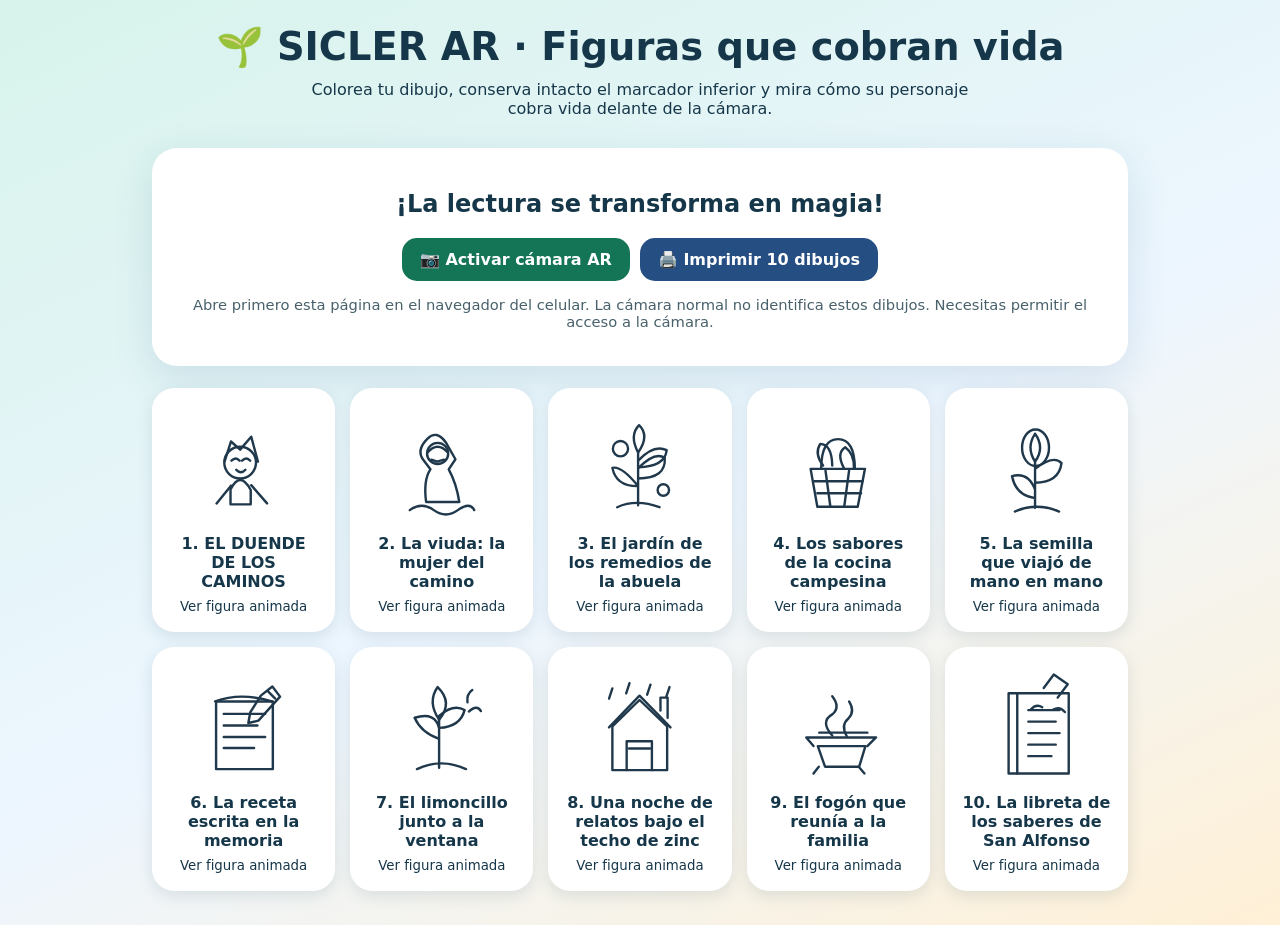
<file: index.html>
<!doctype html><html lang="es"><head><meta charset="utf-8"><meta name="viewport" content="width=device-width,initial-scale=1"><meta name="theme-color" content="#137456"><title>SICLER AR · Figuras que cobran vida</title><link rel="stylesheet" href="assets/style.css"></head><body><header><h1>🌱 SICLER AR · Figuras que cobran vida</h1><p>Colorea tu dibujo, conserva intacto el marcador inferior y mira cómo su personaje cobra vida delante de la cámara.</p></header><main><section class="hero"><h2>¡La lectura se transforma en magia!</h2><div class="buttons"><button class="btn" id="start">📷 Activar cámara AR</button><a class="btn secondary" href="tarjetas.html">🖨️ Imprimir 10 dibujos</a></div><p class="note">Abre primero esta página en el navegador del celular. La cámara normal no identifica estos dibujos. Necesitas permitir el acceso a la cámara.</p></section><section class="cards" id="cards"><button class="tile" data-id="1"><img src="assets/figura-01.svg" alt="Dibujo de Duende del bosque"><strong>1. EL DUENDE DE LOS CAMINOS</strong><small>Ver figura animada</small></button><button class="tile" data-id="2"><img src="assets/figura-02.svg" alt="Dibujo de Figura del camino"><strong>2. La viuda: la mujer del camino</strong><small>Ver figura animada</small></button><button class="tile" data-id="3"><img src="assets/figura-03.svg" alt="Dibujo de Jardín medicinal"><strong>3. El jardín de los remedios de la abuela</strong><small>Ver figura animada</small></button><button class="tile" data-id="4"><img src="assets/figura-04.svg" alt="Dibujo de Canasta campesina"><strong>4. Los sabores de la cocina campesina</strong><small>Ver figura animada</small></button><button class="tile" data-id="5"><img src="assets/figura-05.svg" alt="Dibujo de Semilla viajera"><strong>5. La semilla que viajó de mano en mano</strong><small>Ver figura animada</small></button><button class="tile" data-id="6"><img src="assets/figura-06.svg" alt="Dibujo de Receta de la memoria"><strong>6. La receta escrita en la memoria</strong><small>Ver figura animada</small></button><button class="tile" data-id="7"><img src="assets/figura-07.svg" alt="Dibujo de Planta de limoncillo"><strong>7. El limoncillo junto a la ventana</strong><small>Ver figura animada</small></button><button class="tile" data-id="8"><img src="assets/figura-08.svg" alt="Dibujo de Casa bajo la lluvia"><strong>8. Una noche de relatos bajo el techo de zinc</strong><small>Ver figura animada</small></button><button class="tile" data-id="9"><img src="assets/figura-09.svg" alt="Dibujo de Fogón familiar"><strong>9. El fogón que reunía a la familia</strong><small>Ver figura animada</small></button><button class="tile" data-id="10"><img src="assets/figura-10.svg" alt="Dibujo de Libreta de San Alfonso"><strong>10. La libreta de los saberes de San Alfonso</strong><small>Ver figura animada</small></button></section></main><section class="screen" id="screen"><video id="camera" playsinline autoplay muted></video><div class="overlay"><div id="figure" class="figure"><img id="living" alt="Figura animada"></div></div><div id="status">Apunta al marcador de color debajo del dibujo. No lo colorees.</div><button id="close" aria-label="Cerrar">×</button><div id="caption" class="sceneCaption"></div></section><script src="assets/app.js" defer></script></body></html>
</file>
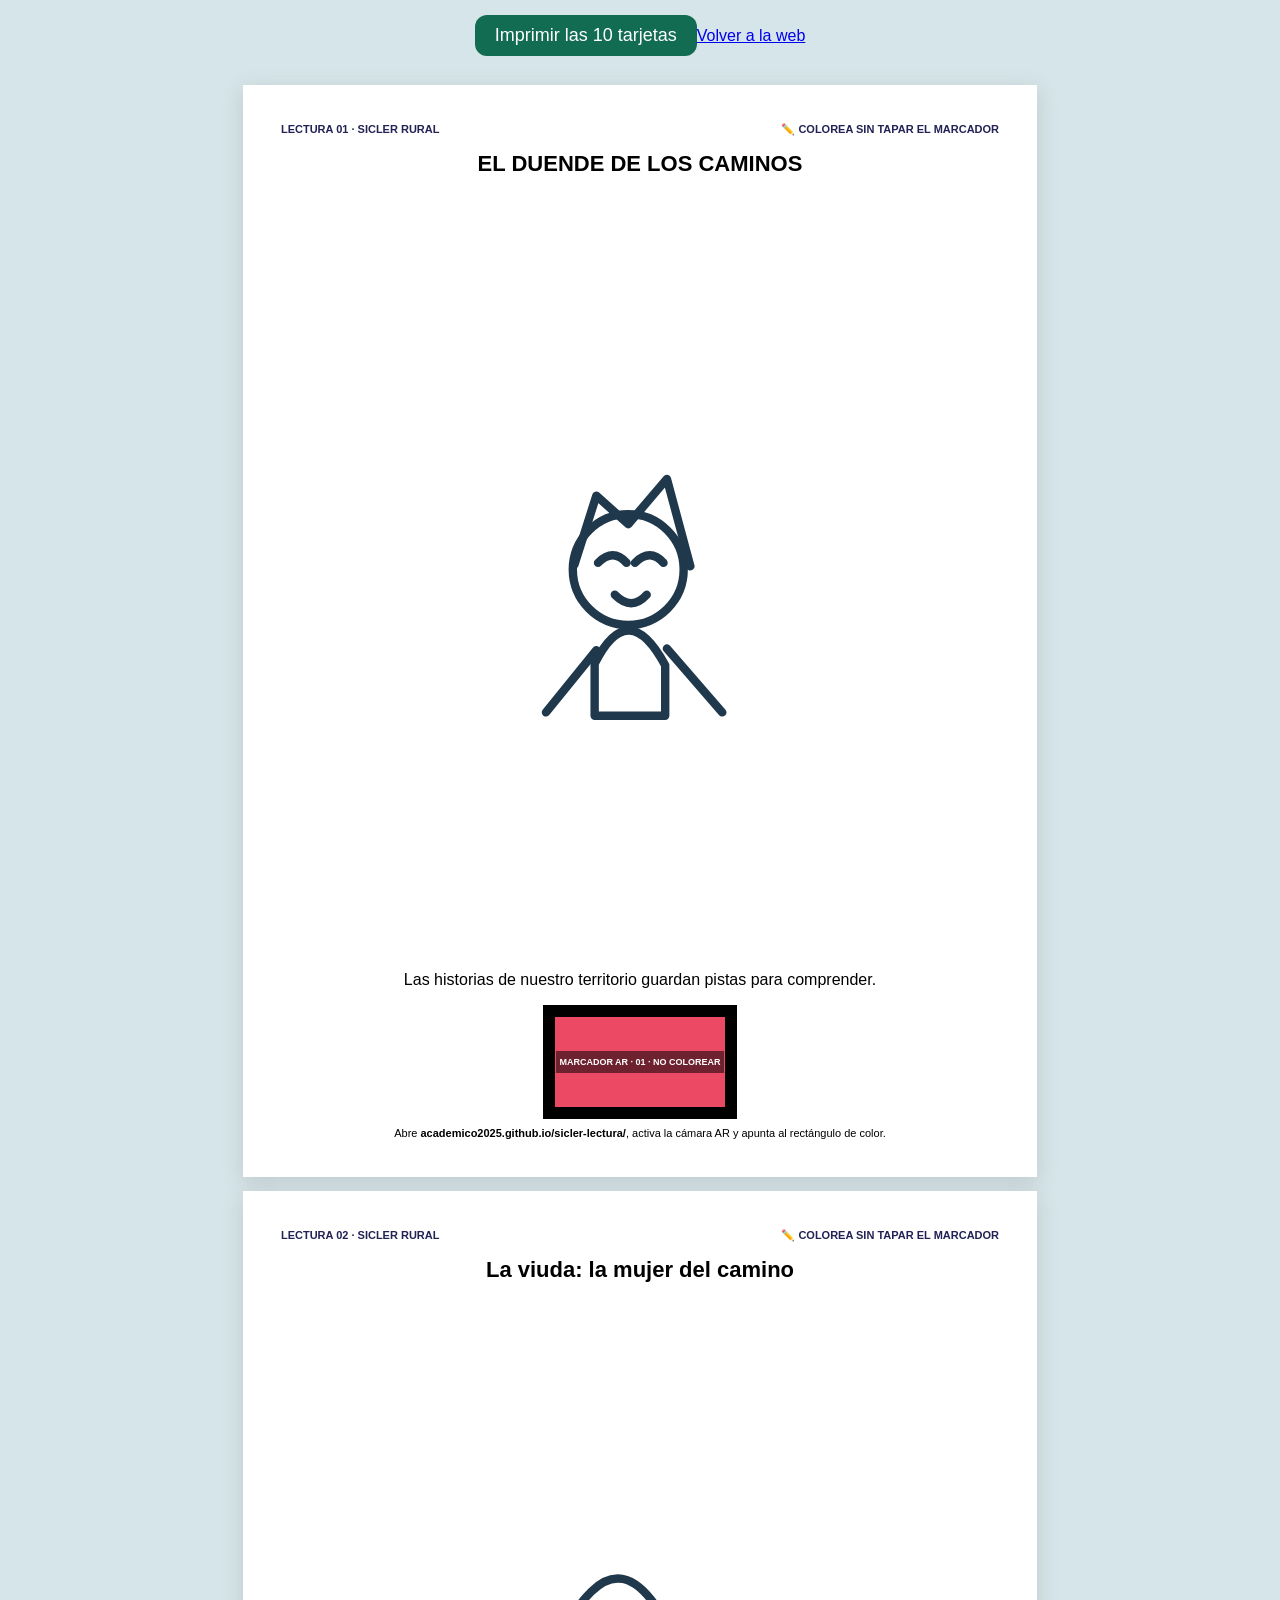
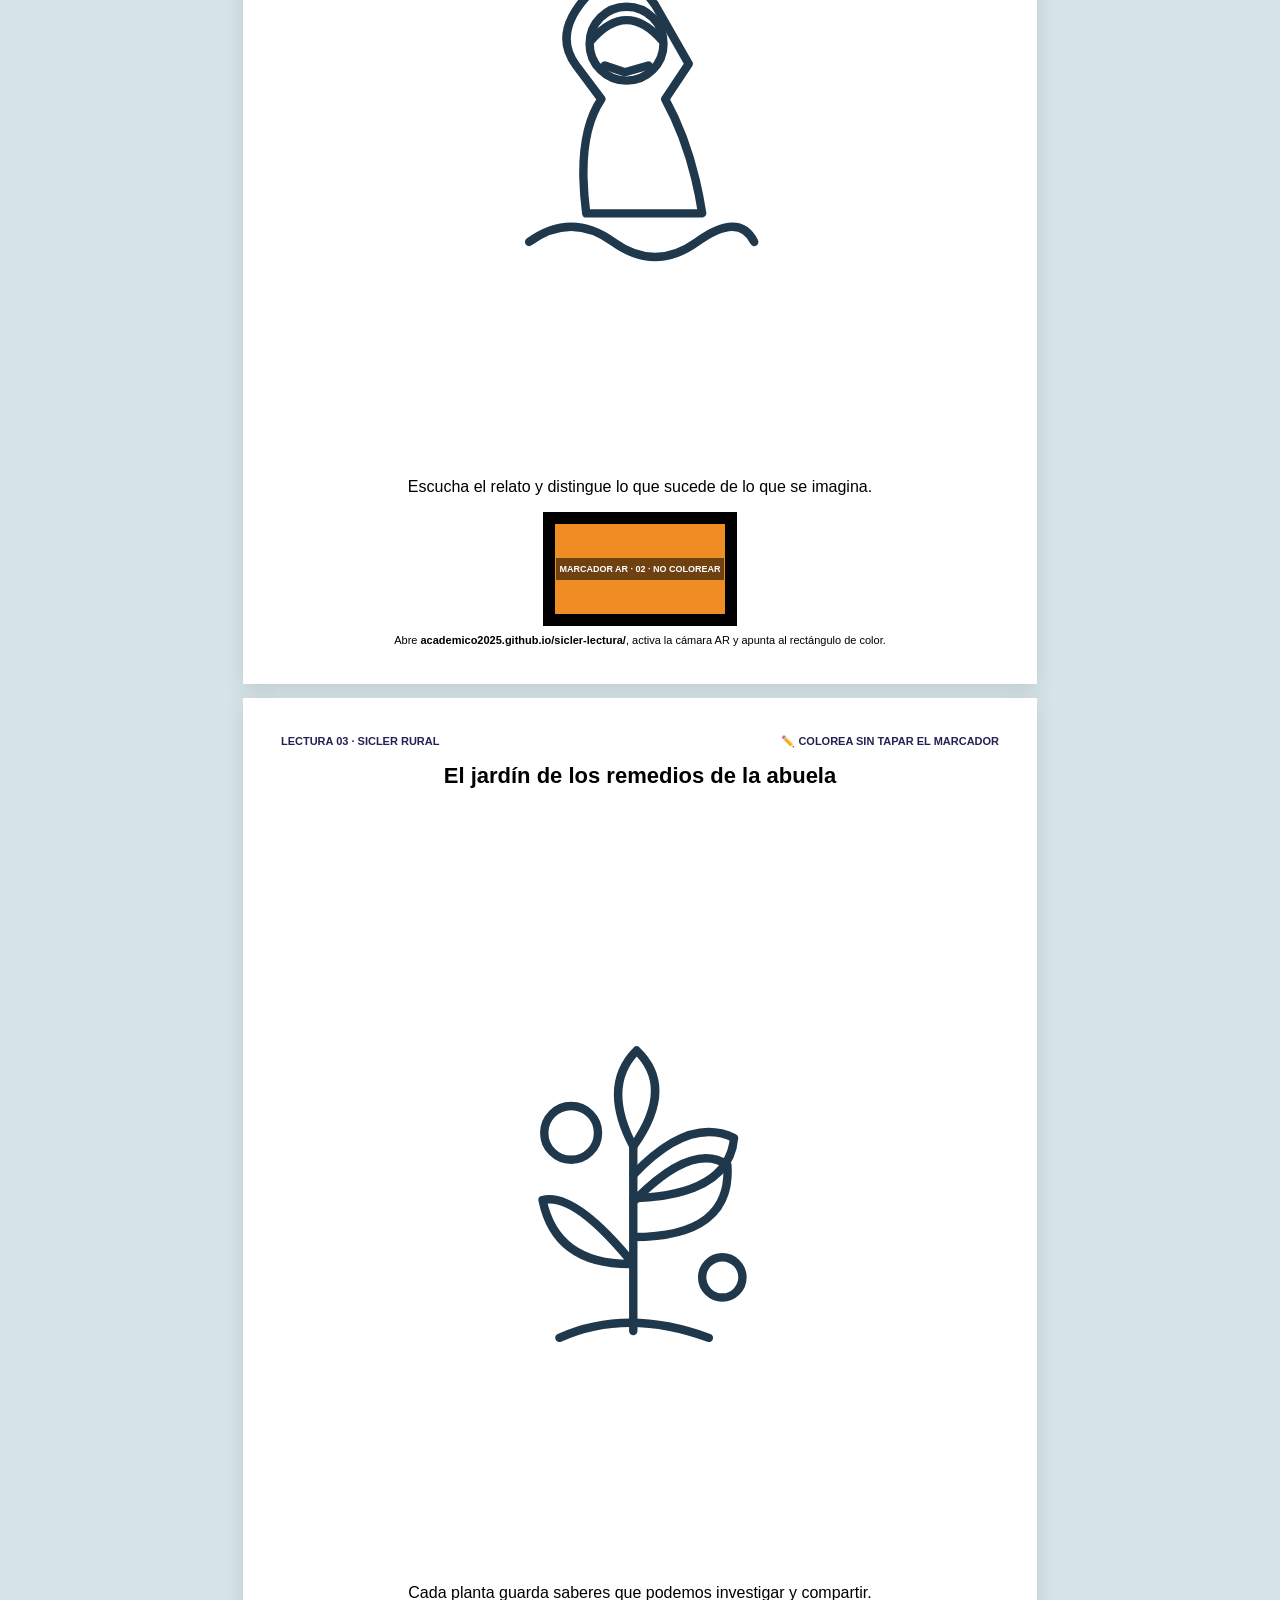
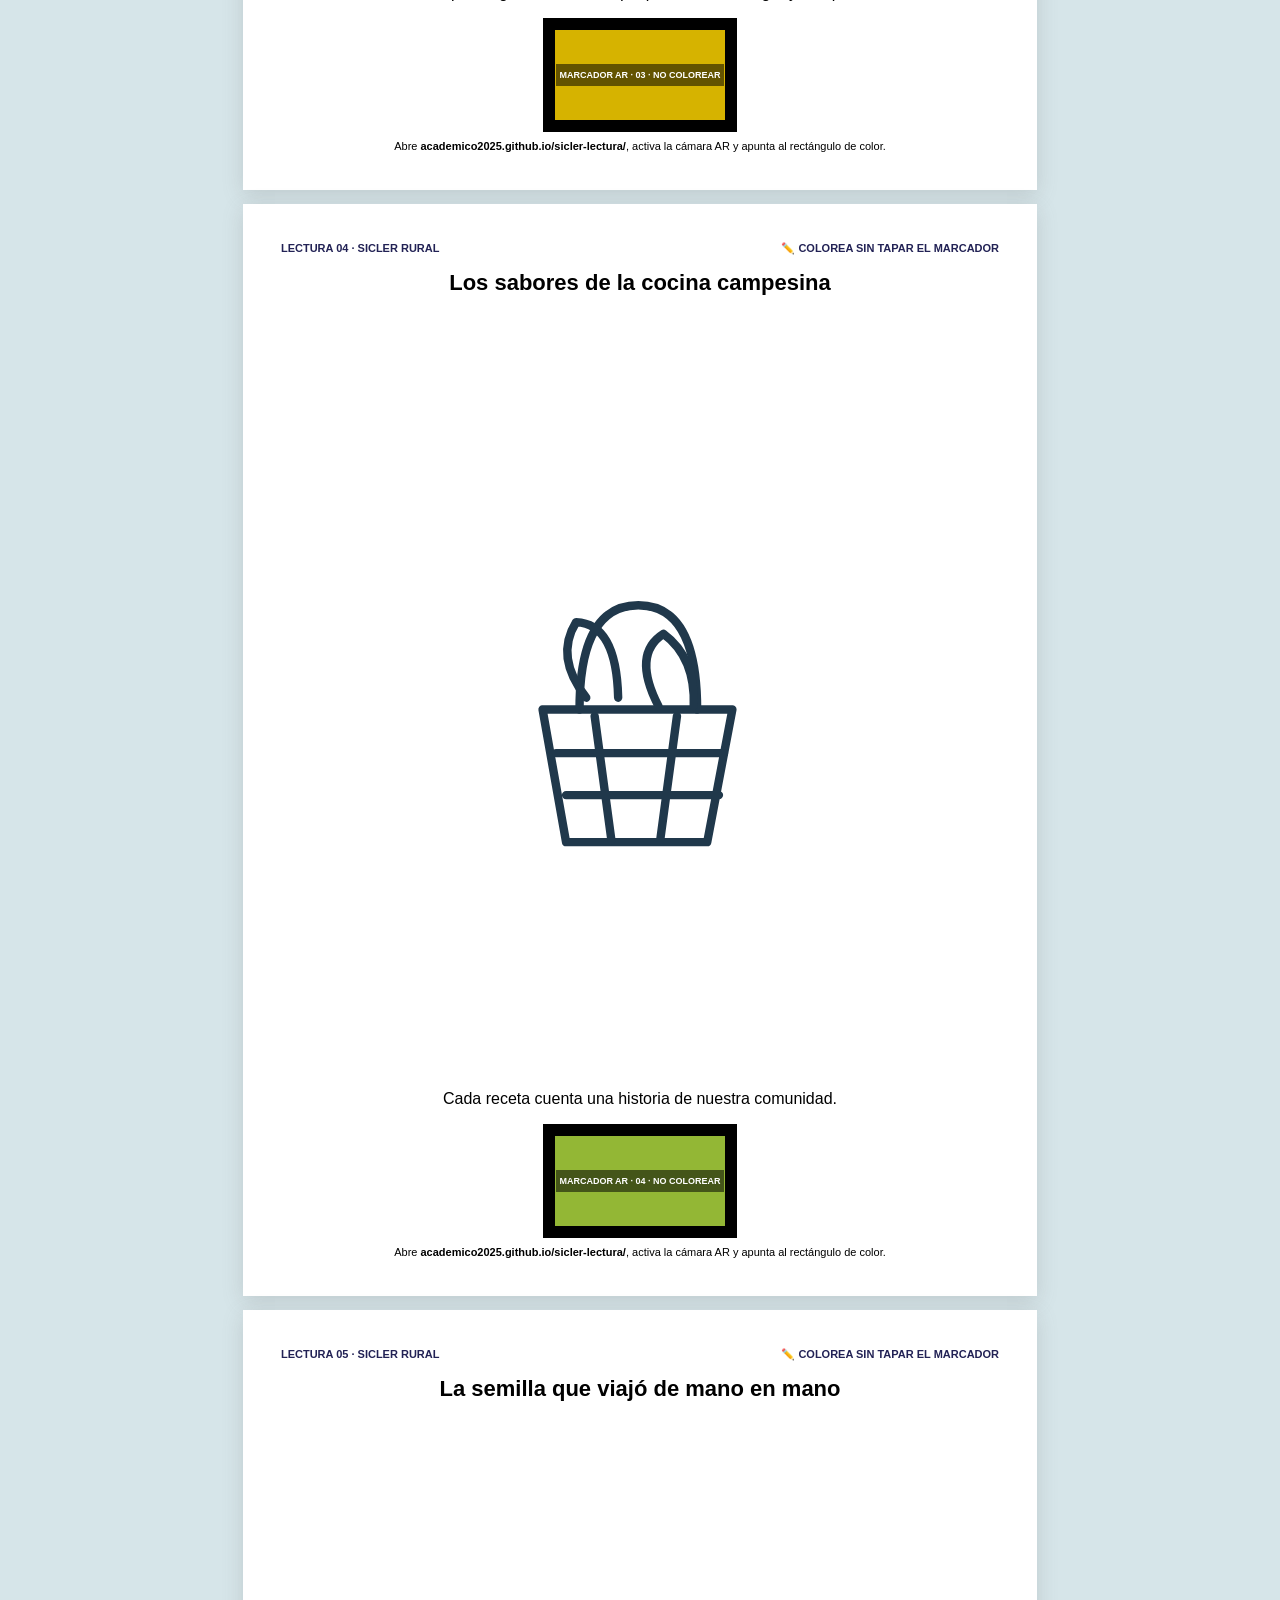
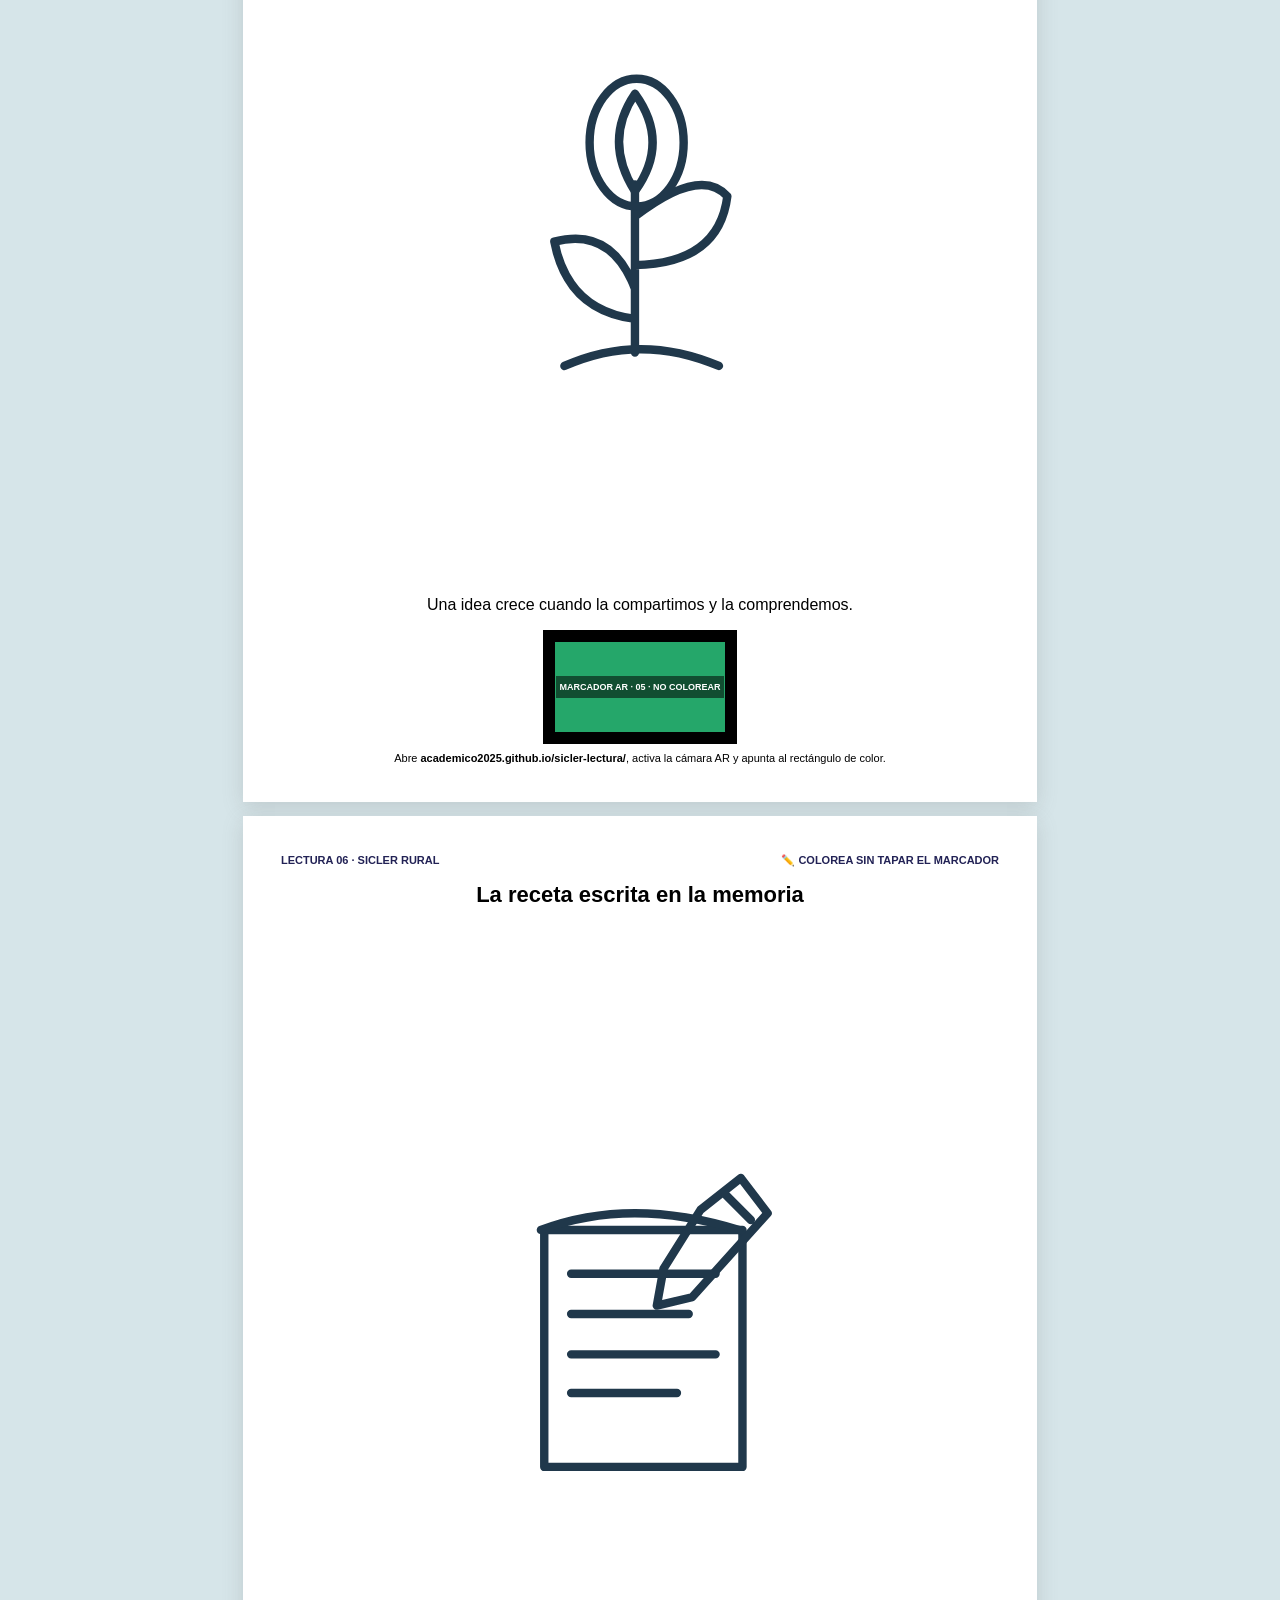
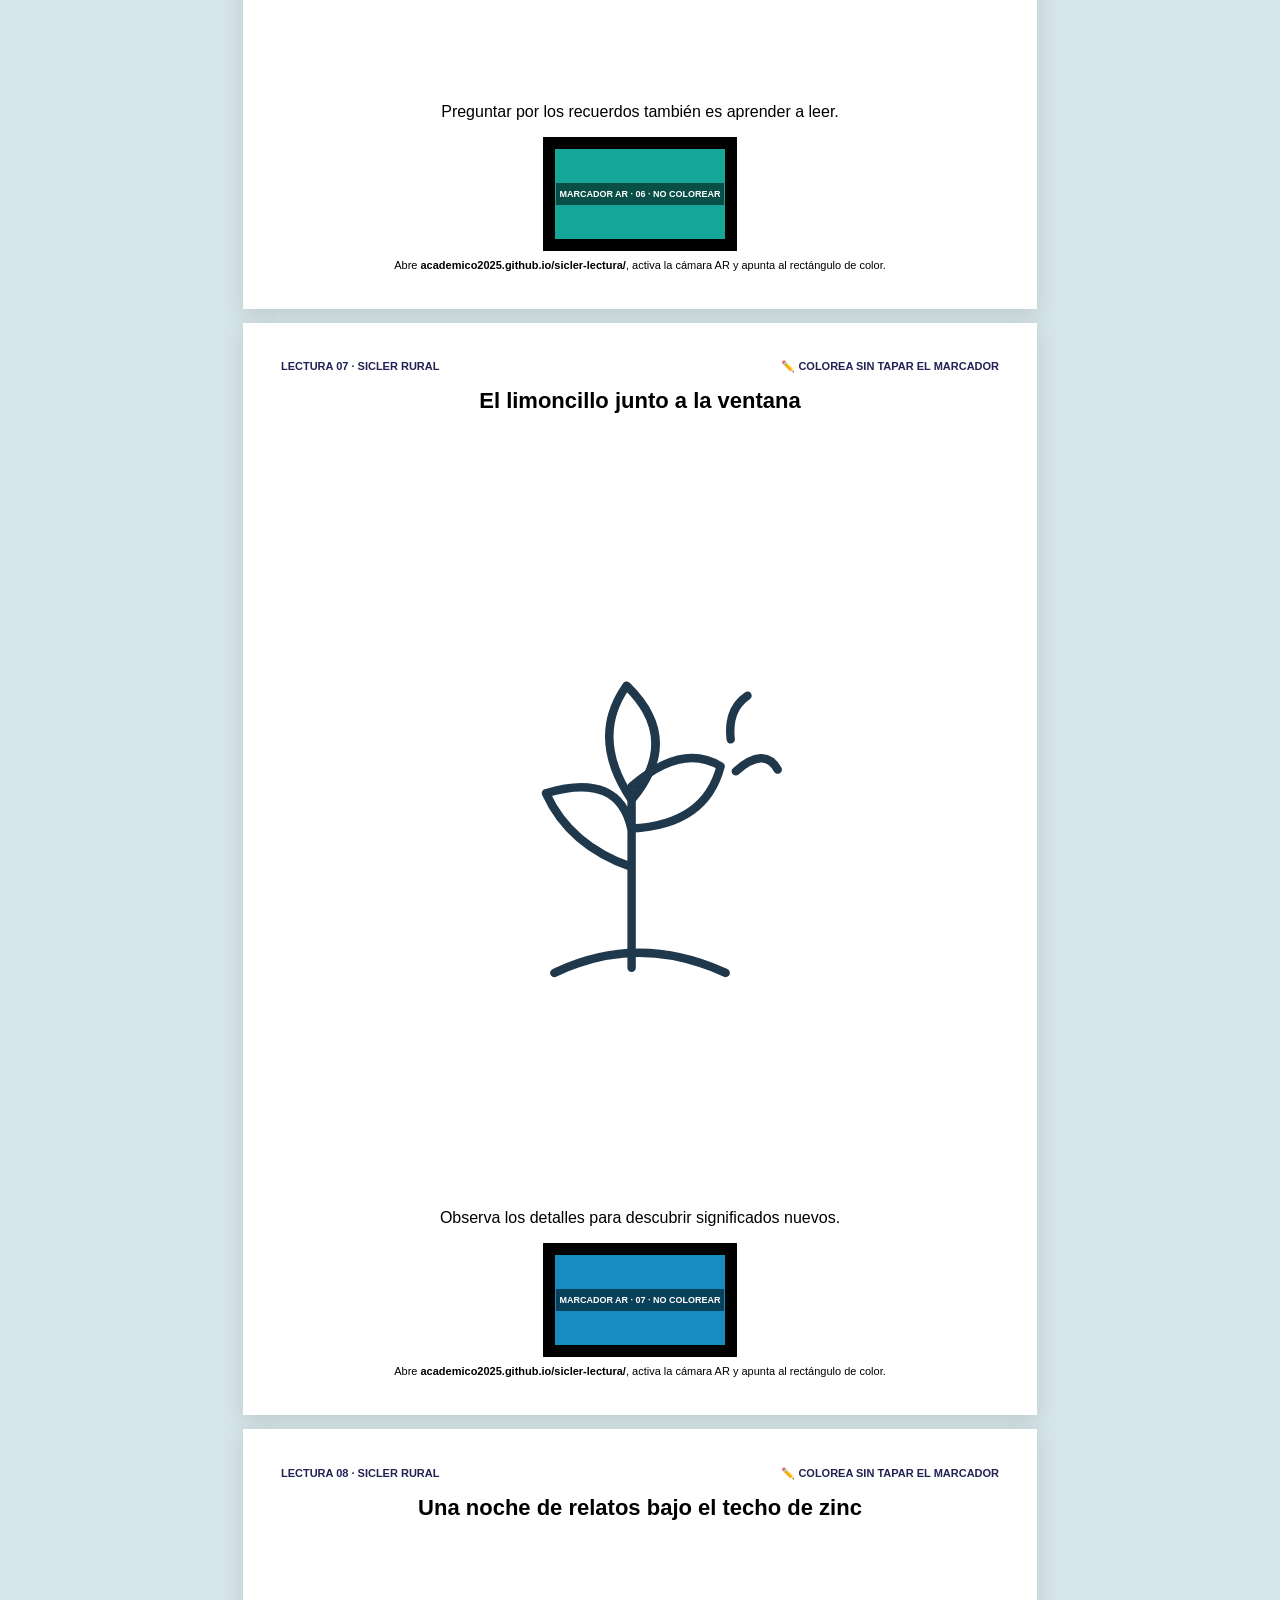
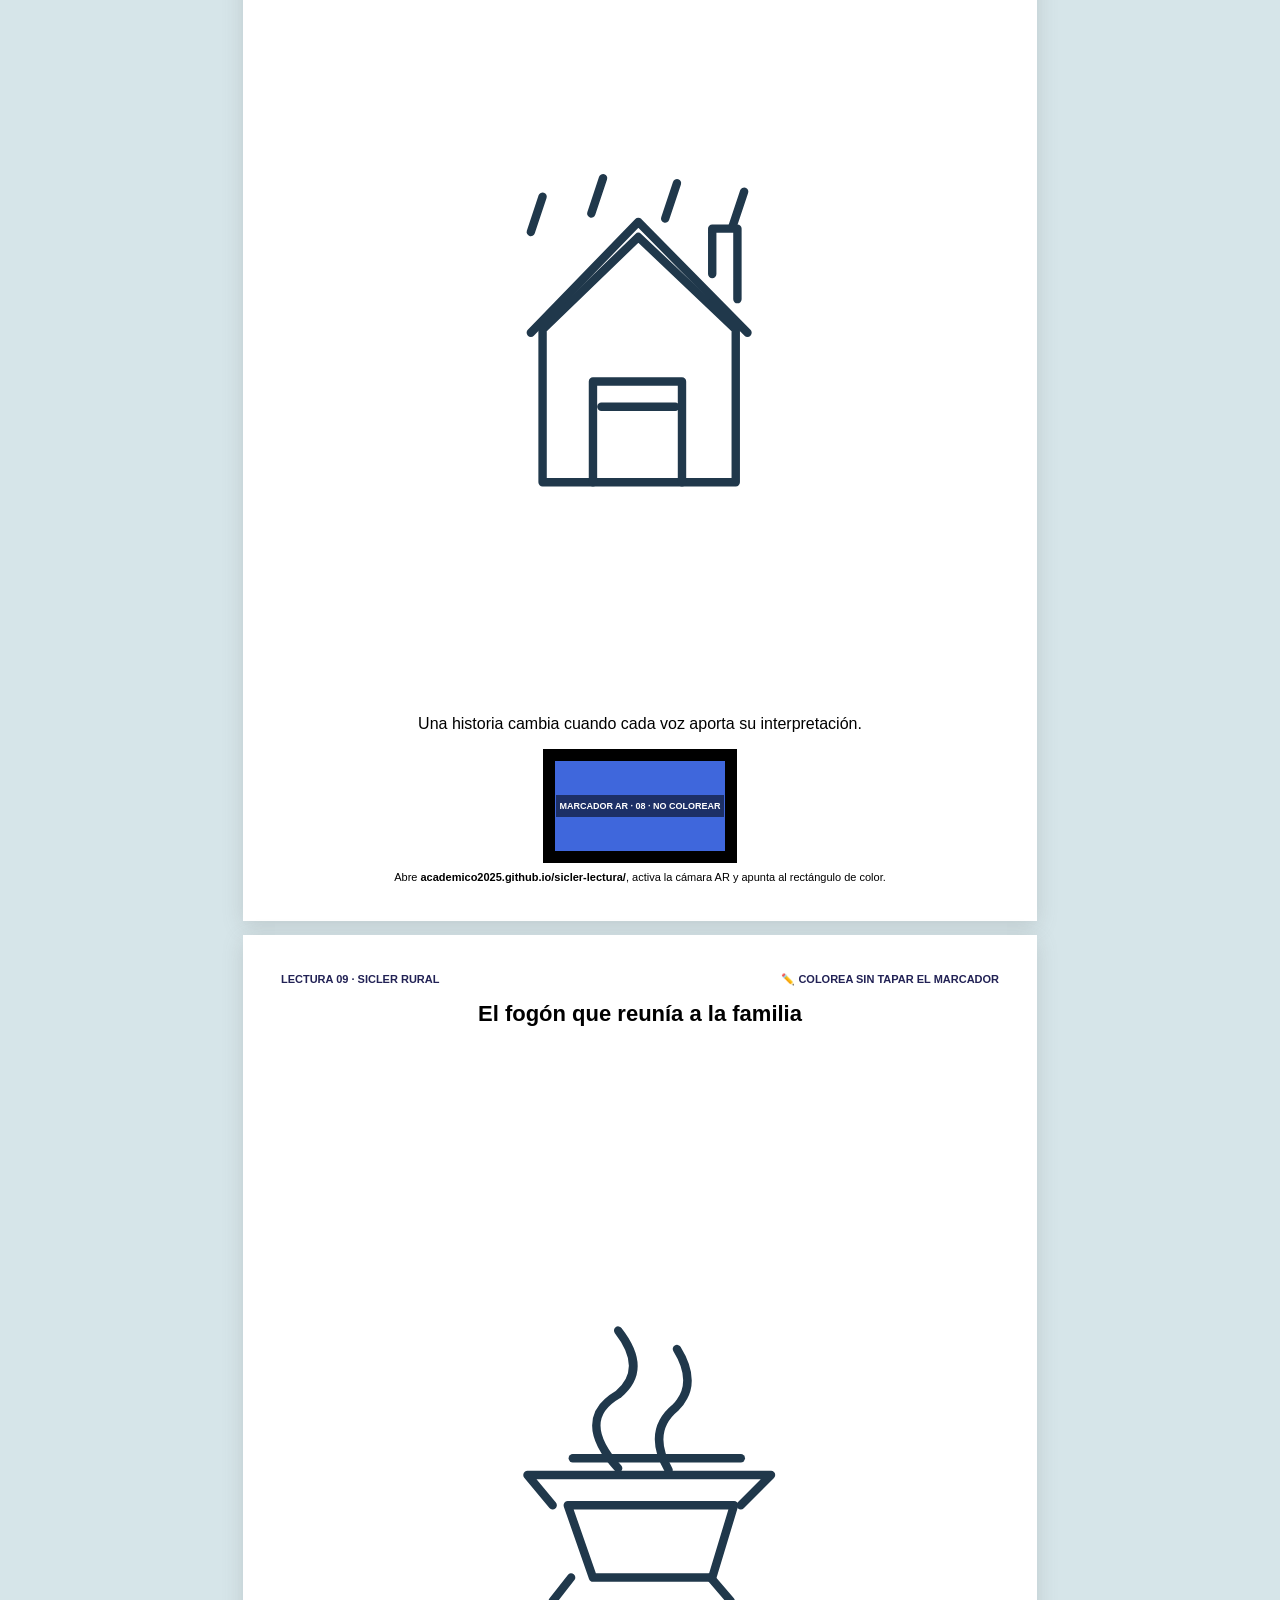
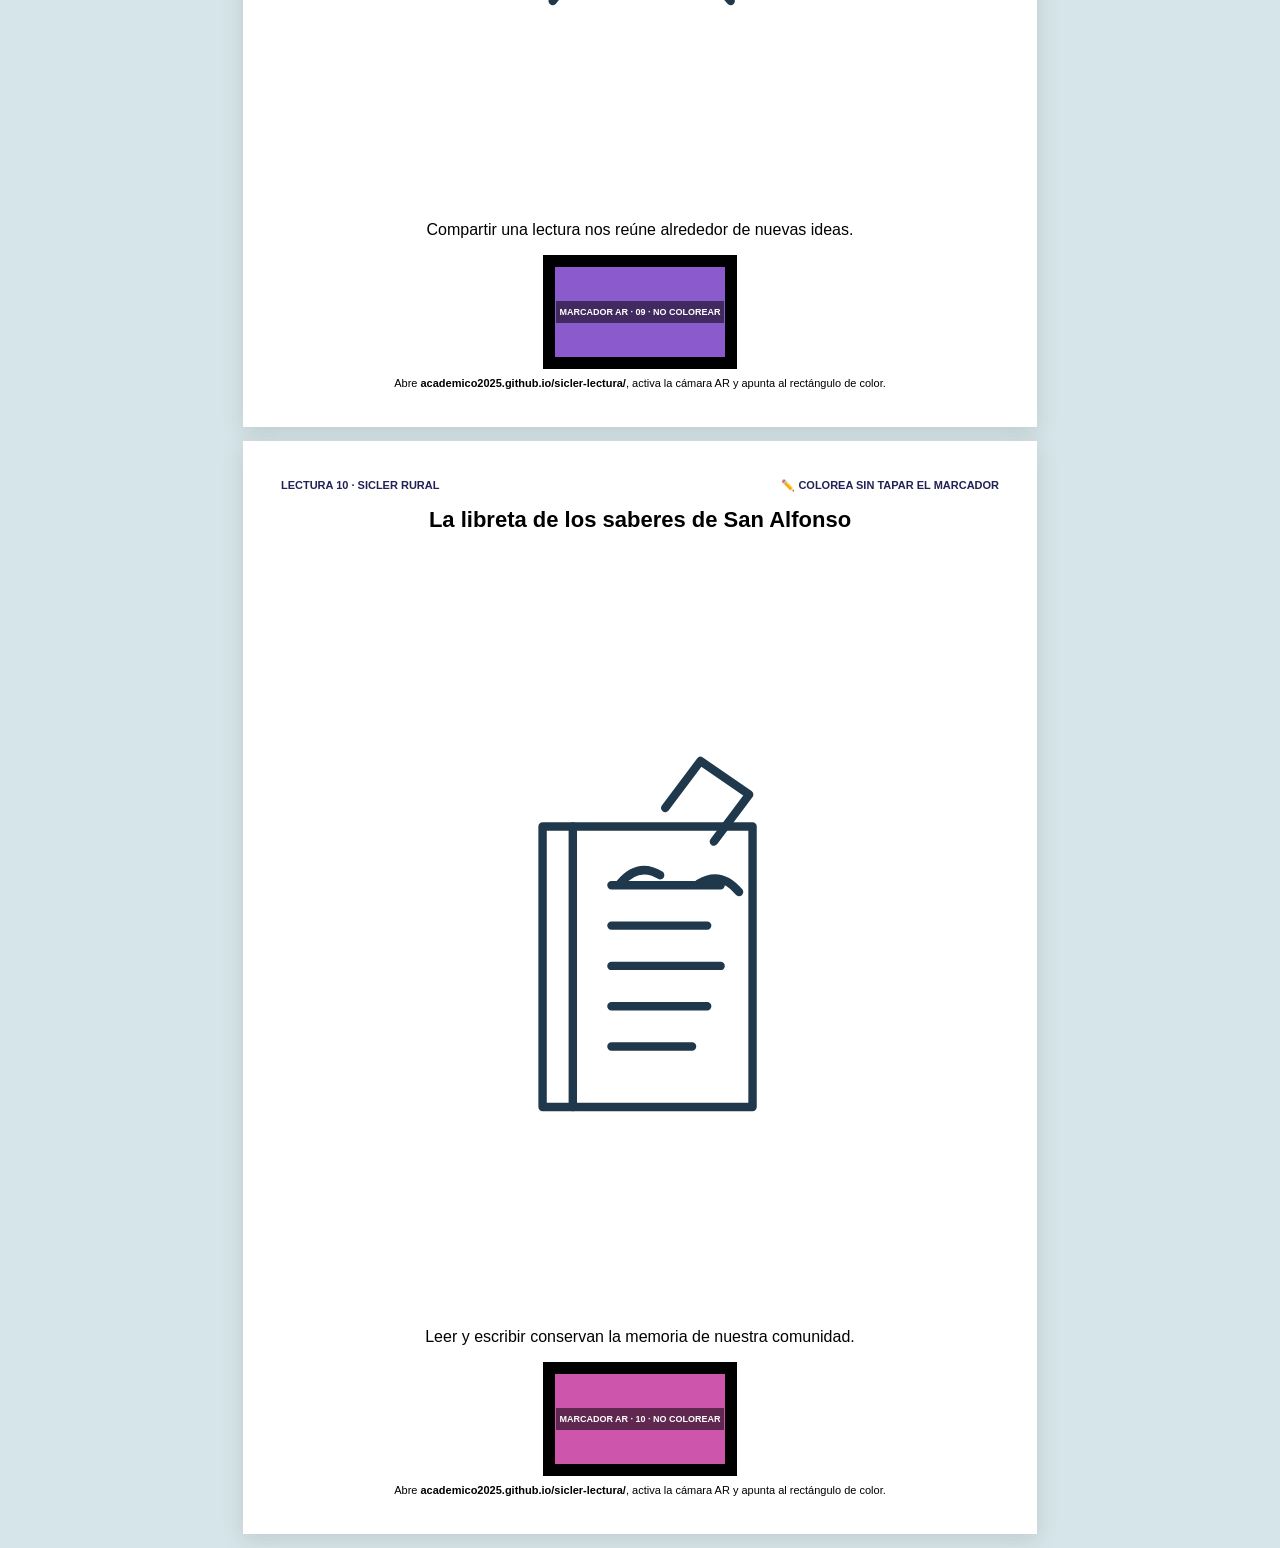
<file: tarjetas.html>
<!doctype html><html lang="es"><head><meta charset="utf-8"><meta name="viewport" content="width=device-width,initial-scale=1"><title>Tarjetas para colorear · SICLER AR</title><style>body{background:#d6e5e9;font-family:Arial,sans-serif;margin:0}nav{padding:15px;text-align:center}button{font-size:18px;padding:10px 20px;border:none;background:#126c52;color:white;border-radius:12px}.sheet{width:190mm;min-height:269mm;margin:14px auto;background:white;padding:10mm;break-after:page;box-shadow:0 5px 20px #6663;display:flex;flex-direction:column;text-align:center}.top{display:flex;justify-content:space-between;font-size:11px;font-weight:bold;color:#225;gap:10px}h2{font-size:22px;margin:15px 0}.sketch{flex:1;display:flex;align-items:center;justify-content:center;min-height:300px}.sketch img{width:100%;max-height:420px}.message{font-size:16px;margin:8px}.marker{height:90px;width:170px;margin:8px auto;border:12px solid black;display:grid;place-content:center}.markerLabel{color:white;background:#0008;font-size:9px;padding:6px 3px;font-weight:bold}small{font-size:11px}@media print{@page{size:A4;margin:0}nav{display:none}body{background:white}.sheet{width:210mm;height:297mm;min-height:0;margin:0;padding:14mm;box-shadow:none}}</style></head><body><nav><button onclick="print()">Imprimir las 10 tarjetas</button><a href="index.html">Volver a la web</a></nav><article class="sheet"><div class="top"><span>LECTURA 01 · SICLER RURAL</span><span>✏️ COLOREA SIN TAPAR EL MARCADOR</span></div><h2>EL DUENDE DE LOS CAMINOS</h2><div class="sketch"><img src="assets/figura-01.svg" alt="Dibujo para colorear"></div><p class="message">Las historias de nuestro territorio guardan pistas para comprender.</p><div class="marker" style="background:#ec4965"><div class="markerLabel">MARCADOR AR · 01 · NO COLOREAR</div></div><small>Abre <b>academico2025.github.io/sicler-lectura/</b>, activa la cámara AR y apunta al rectángulo de color.</small></article><article class="sheet"><div class="top"><span>LECTURA 02 · SICLER RURAL</span><span>✏️ COLOREA SIN TAPAR EL MARCADOR</span></div><h2>La viuda: la mujer del camino</h2><div class="sketch"><img src="assets/figura-02.svg" alt="Dibujo para colorear"></div><p class="message">Escucha el relato y distingue lo que sucede de lo que se imagina.</p><div class="marker" style="background:#ef8c24"><div class="markerLabel">MARCADOR AR · 02 · NO COLOREAR</div></div><small>Abre <b>academico2025.github.io/sicler-lectura/</b>, activa la cámara AR y apunta al rectángulo de color.</small></article><article class="sheet"><div class="top"><span>LECTURA 03 · SICLER RURAL</span><span>✏️ COLOREA SIN TAPAR EL MARCADOR</span></div><h2>El jardín de los remedios de la abuela</h2><div class="sketch"><img src="assets/figura-03.svg" alt="Dibujo para colorear"></div><p class="message">Cada planta guarda saberes que podemos investigar y compartir.</p><div class="marker" style="background:#d6b300"><div class="markerLabel">MARCADOR AR · 03 · NO COLOREAR</div></div><small>Abre <b>academico2025.github.io/sicler-lectura/</b>, activa la cámara AR y apunta al rectángulo de color.</small></article><article class="sheet"><div class="top"><span>LECTURA 04 · SICLER RURAL</span><span>✏️ COLOREA SIN TAPAR EL MARCADOR</span></div><h2>Los sabores de la cocina campesina</h2><div class="sketch"><img src="assets/figura-04.svg" alt="Dibujo para colorear"></div><p class="message">Cada receta cuenta una historia de nuestra comunidad.</p><div class="marker" style="background:#93b735"><div class="markerLabel">MARCADOR AR · 04 · NO COLOREAR</div></div><small>Abre <b>academico2025.github.io/sicler-lectura/</b>, activa la cámara AR y apunta al rectángulo de color.</small></article><article class="sheet"><div class="top"><span>LECTURA 05 · SICLER RURAL</span><span>✏️ COLOREA SIN TAPAR EL MARCADOR</span></div><h2>La semilla que viajó de mano en mano</h2><div class="sketch"><img src="assets/figura-05.svg" alt="Dibujo para colorear"></div><p class="message">Una idea crece cuando la compartimos y la comprendemos.</p><div class="marker" style="background:#25a76a"><div class="markerLabel">MARCADOR AR · 05 · NO COLOREAR</div></div><small>Abre <b>academico2025.github.io/sicler-lectura/</b>, activa la cámara AR y apunta al rectángulo de color.</small></article><article class="sheet"><div class="top"><span>LECTURA 06 · SICLER RURAL</span><span>✏️ COLOREA SIN TAPAR EL MARCADOR</span></div><h2>La receta escrita en la memoria</h2><div class="sketch"><img src="assets/figura-06.svg" alt="Dibujo para colorear"></div><p class="message">Preguntar por los recuerdos también es aprender a leer.</p><div class="marker" style="background:#14a798"><div class="markerLabel">MARCADOR AR · 06 · NO COLOREAR</div></div><small>Abre <b>academico2025.github.io/sicler-lectura/</b>, activa la cámara AR y apunta al rectángulo de color.</small></article><article class="sheet"><div class="top"><span>LECTURA 07 · SICLER RURAL</span><span>✏️ COLOREA SIN TAPAR EL MARCADOR</span></div><h2>El limoncillo junto a la ventana</h2><div class="sketch"><img src="assets/figura-07.svg" alt="Dibujo para colorear"></div><p class="message">Observa los detalles para descubrir significados nuevos.</p><div class="marker" style="background:#168cc2"><div class="markerLabel">MARCADOR AR · 07 · NO COLOREAR</div></div><small>Abre <b>academico2025.github.io/sicler-lectura/</b>, activa la cámara AR y apunta al rectángulo de color.</small></article><article class="sheet"><div class="top"><span>LECTURA 08 · SICLER RURAL</span><span>✏️ COLOREA SIN TAPAR EL MARCADOR</span></div><h2>Una noche de relatos bajo el techo de zinc</h2><div class="sketch"><img src="assets/figura-08.svg" alt="Dibujo para colorear"></div><p class="message">Una historia cambia cuando cada voz aporta su interpretación.</p><div class="marker" style="background:#3f67dc"><div class="markerLabel">MARCADOR AR · 08 · NO COLOREAR</div></div><small>Abre <b>academico2025.github.io/sicler-lectura/</b>, activa la cámara AR y apunta al rectángulo de color.</small></article><article class="sheet"><div class="top"><span>LECTURA 09 · SICLER RURAL</span><span>✏️ COLOREA SIN TAPAR EL MARCADOR</span></div><h2>El fogón que reunía a la familia</h2><div class="sketch"><img src="assets/figura-09.svg" alt="Dibujo para colorear"></div><p class="message">Compartir una lectura nos reúne alrededor de nuevas ideas.</p><div class="marker" style="background:#8b5bce"><div class="markerLabel">MARCADOR AR · 09 · NO COLOREAR</div></div><small>Abre <b>academico2025.github.io/sicler-lectura/</b>, activa la cámara AR y apunta al rectángulo de color.</small></article><article class="sheet"><div class="top"><span>LECTURA 10 · SICLER RURAL</span><span>✏️ COLOREA SIN TAPAR EL MARCADOR</span></div><h2>La libreta de los saberes de San Alfonso</h2><div class="sketch"><img src="assets/figura-10.svg" alt="Dibujo para colorear"></div><p class="message">Leer y escribir conservan la memoria de nuestra comunidad.</p><div class="marker" style="background:#ce55ac"><div class="markerLabel">MARCADOR AR · 10 · NO COLOREAR</div></div><small>Abre <b>academico2025.github.io/sicler-lectura/</b>, activa la cámara AR y apunta al rectángulo de color.</small></article></body></html>
</file>
<file: assets/style.css>
*{box-sizing:border-box}body{margin:0;font-family:system-ui,Arial,sans-serif;color:#16374a;background:linear-gradient(155deg,#d7f3eb,#edf6ff 55%,#fff0d6);min-height:100vh}header{text-align:center;padding:24px 15px 8px}h1{margin:0;font-size:clamp(1.55rem,5vw,2.4rem)}header p{margin:10px auto;max-width:700px}main{max-width:1000px;margin:auto;padding:12px}.hero{background:white;border-radius:25px;box-shadow:0 12px 40px #215b7f22;padding:22px;text-align:center}.buttons{display:flex;justify-content:center;gap:10px;flex-wrap:wrap}.btn{font:inherit;font-weight:750;border:0;border-radius:15px;background:#137456;color:white;padding:12px 18px;cursor:pointer;text-decoration:none}.btn.secondary{background:#254e83}.note{font-size:.92rem;color:#48616b}.cards{display:grid;grid-template-columns:repeat(auto-fit,minmax(180px,1fr));gap:15px;margin:22px 0}.tile{border:0;background:#fff;border-radius:22px;padding:17px;box-shadow:0 5px 15px #335c6722;cursor:pointer;font:inherit;color:inherit;text-align:center}.tile img{width:110px;height:120px;object-fit:contain}.tile strong{display:block;margin:5px 0}.screen{display:none;position:fixed;inset:0;background:#092f37;z-index:30;overflow:hidden}.screen.show{display:block}video{width:100%;height:100%;object-fit:cover;display:block}.overlay{position:absolute;inset:0;pointer-events:none}.figure{position:absolute;width:40%;max-width:310px;transform-origin:center 80%;filter:drop-shadow(0 9px 5px #0006);animation:float 2.8s ease-in-out infinite;transition:left .2s,top .2s;display:none}.figure.active{display:block}.figure img{width:100%;display:block;animation:sway 1.8s ease-in-out infinite alternate}#status{position:absolute;top:12px;left:12px;right:65px;color:#fff;background:#173646c9;border-radius:12px;padding:10px;font-weight:700}#close{position:absolute;right:12px;top:10px;background:#fff;color:#133547;border:0;border-radius:12px;padding:10px;font-size:24px;cursor:pointer}.sceneCaption{position:absolute;bottom:18px;left:12px;right:12px;background:#fffef0ed;border-radius:17px;padding:12px;text-align:center;display:none}.sceneCaption.show{display:block}@keyframes float{0%,100%{transform:translate(-50%,-50%) rotate(-3deg) scale(1)}50%{transform:translate(-50%,-57%) rotate(4deg) scale(1.09)}}@keyframes sway{0%{transform:rotateY(-18deg)}100%{transform:rotateY(18deg)}}@media print{.noprint{display:none!important}}
</file>
